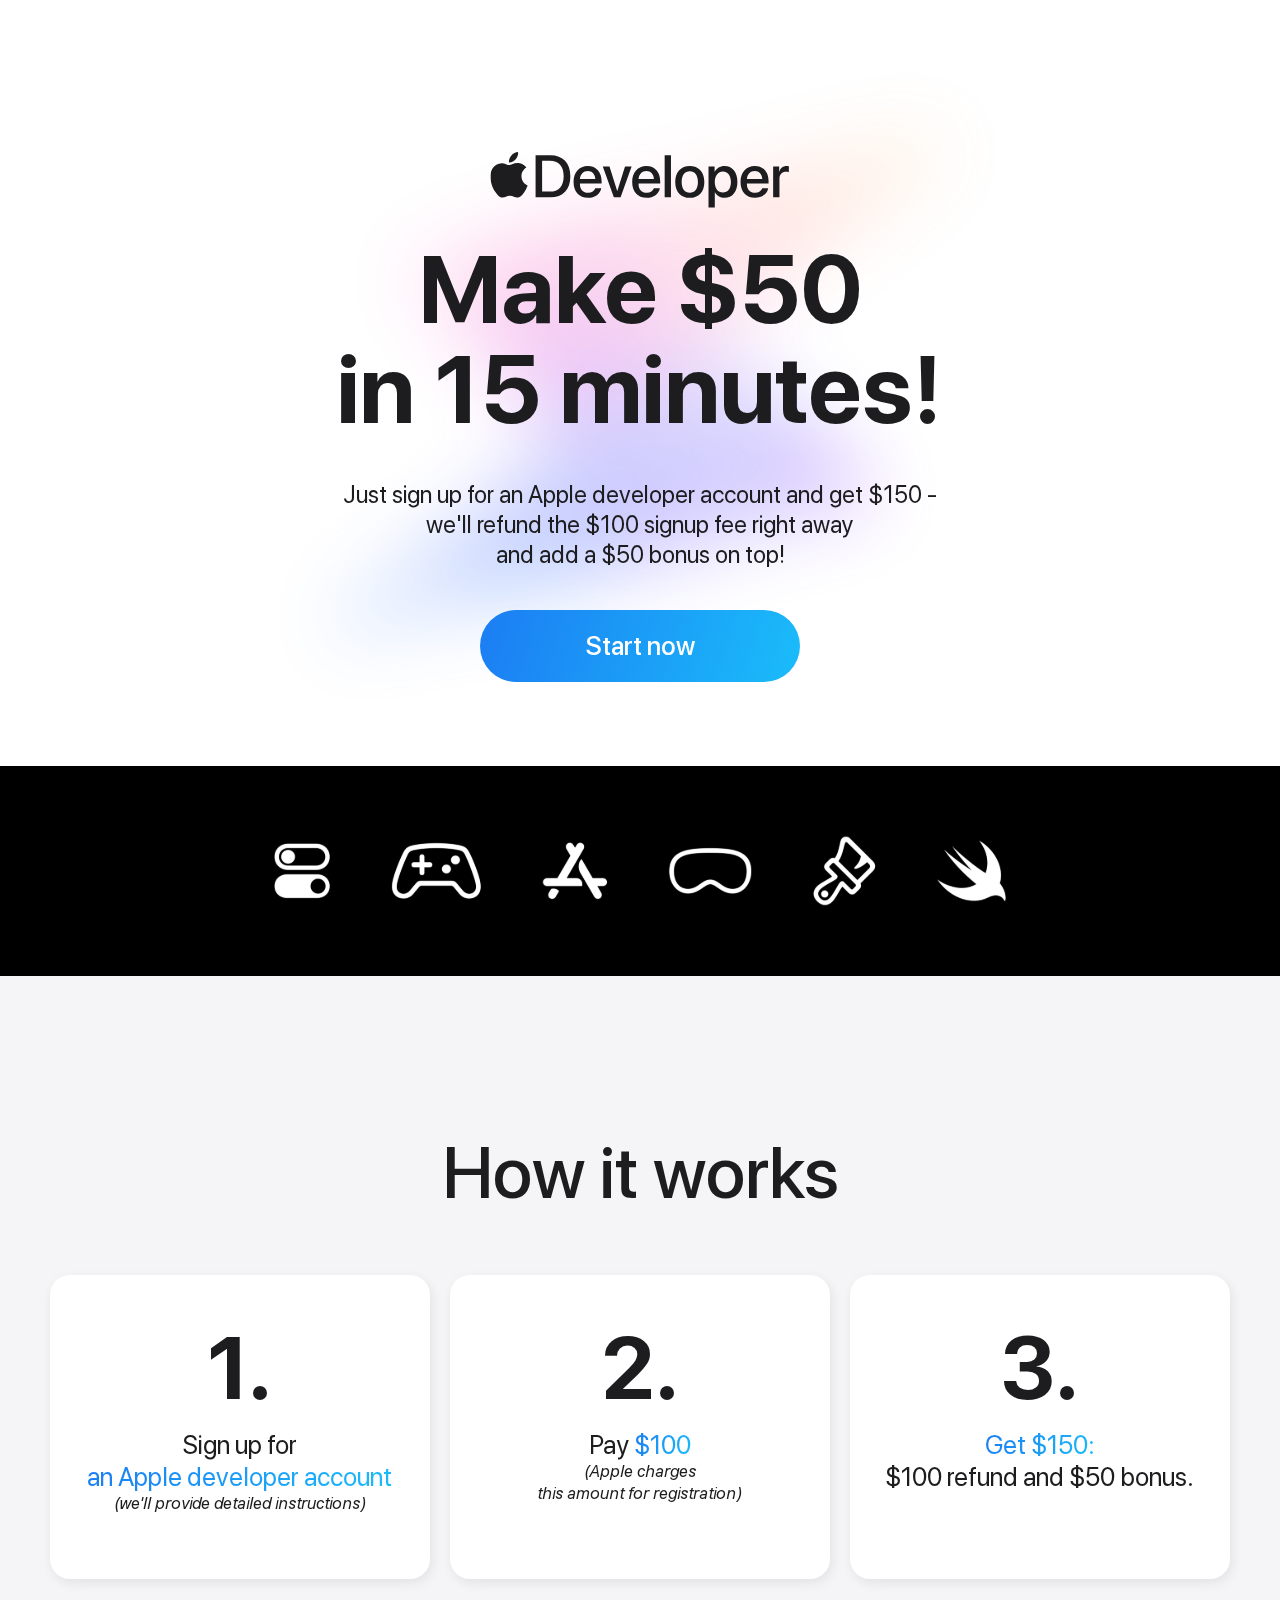
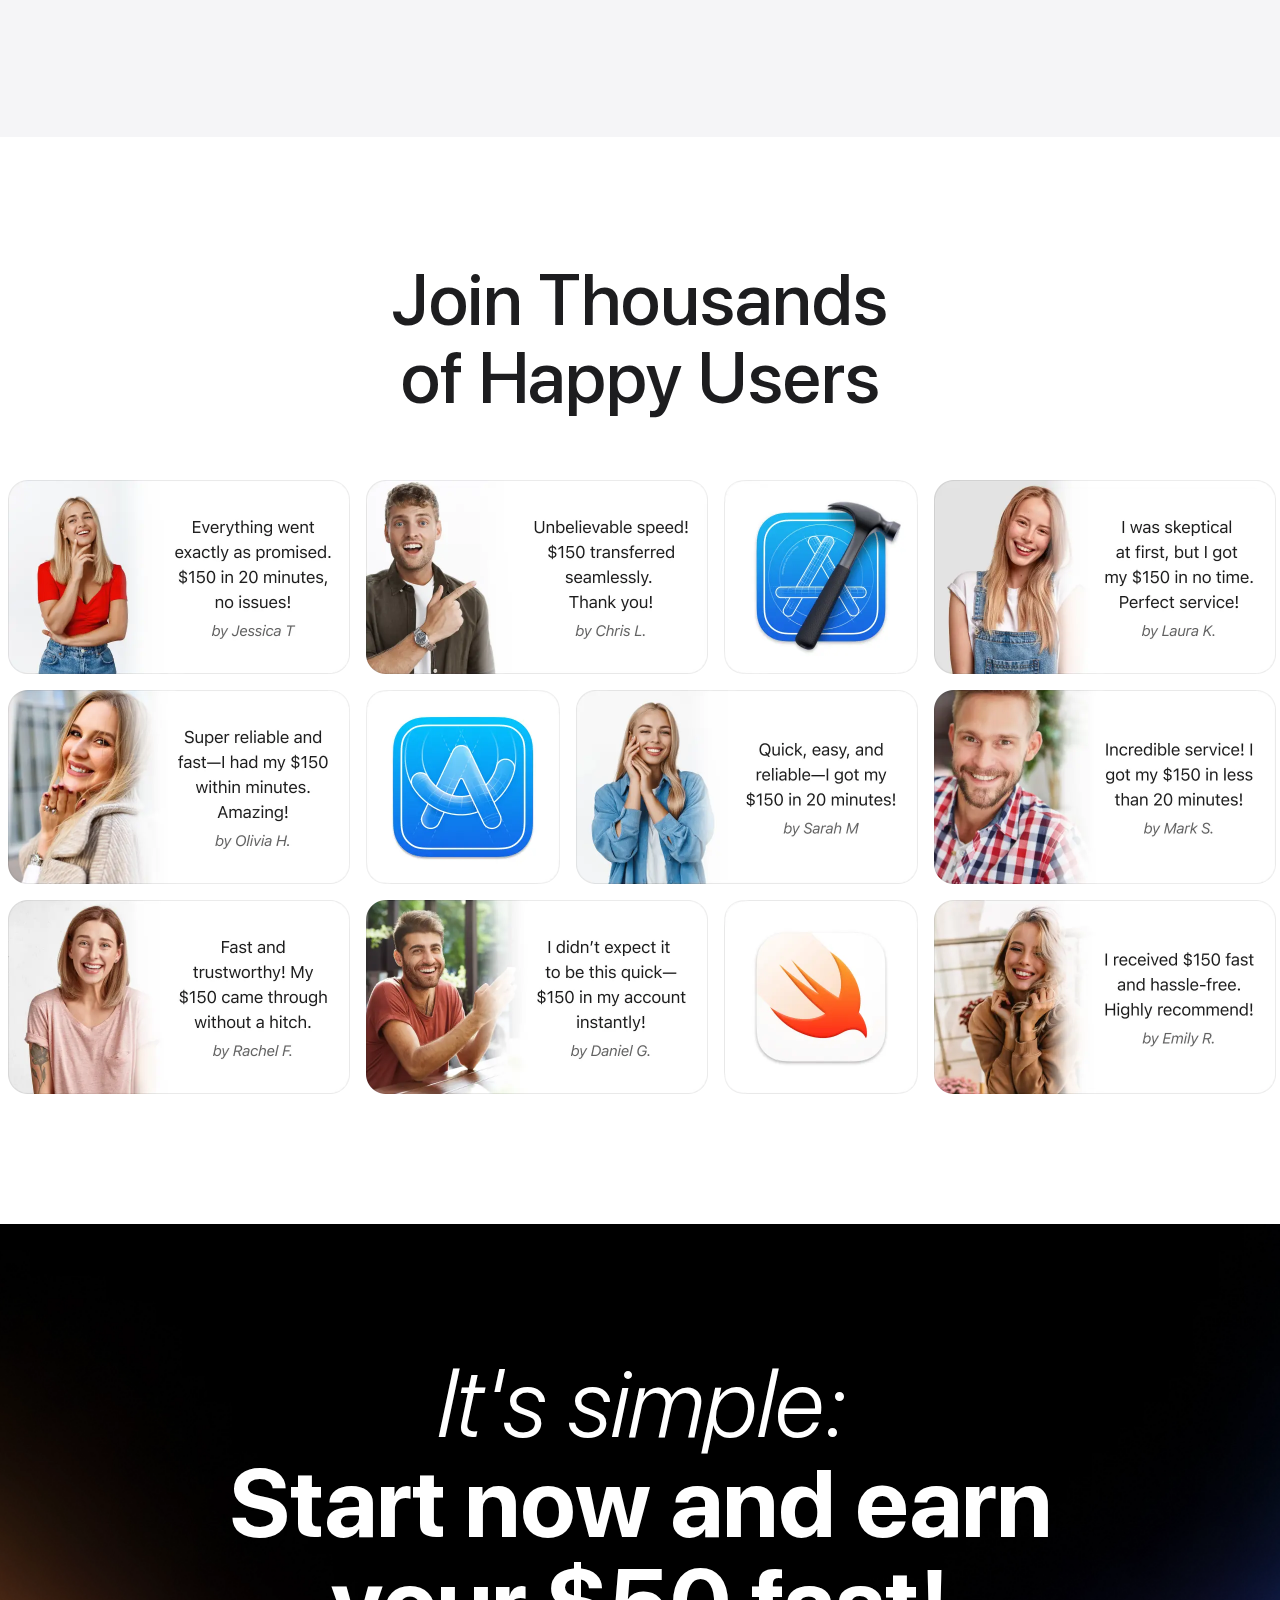
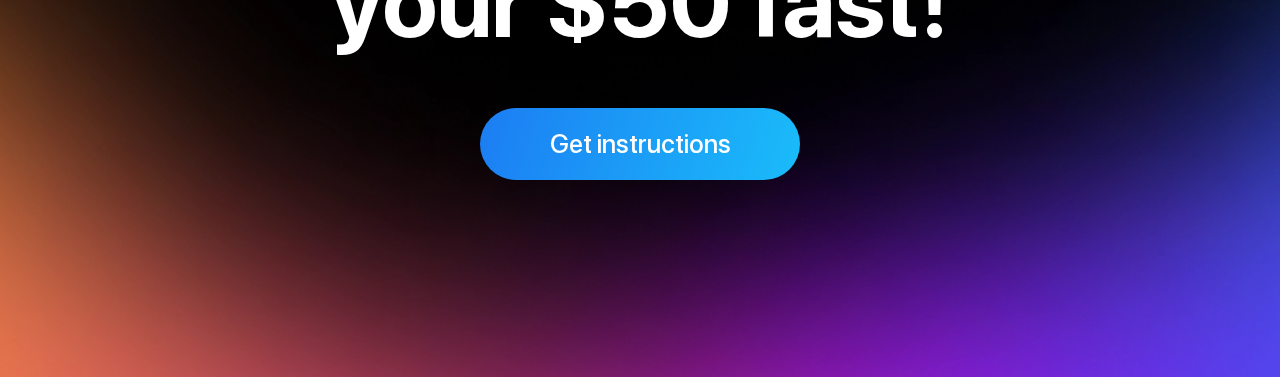
<file: index.html>
<!doctype html>
<html lang="en">
<head>
    <meta charset="UTF-8">
    <meta name="viewport"
          content="width=device-width, user-scalable=no, initial-scale=1.0, maximum-scale=1.0, minimum-scale=1.0">
    <meta http-equiv="X-UA-Compatible" content="ie=edge">
    <title>Apple Developer Accounts</title>
    <link rel="stylesheet" href="font/SFPro/stylesheet.css">
    <link rel="stylesheet" href="css/style.css">
    <link rel="icon" href="img/favicon.svg" type="image/x-icon">
    <script
            src="https://code.jquery.com/jquery-3.7.1.js"
            integrity="sha256-eKhayi8LEQwp4NKxN+CfCh+3qOVUtJn3QNZ0TciWLP4="
            crossorigin="anonymous"></script>
    <script>
        !function(f,b,e,v,n,t,s)
        {if(f.fbq)return;n=f.fbq=function(){n.callMethod?
            n.callMethod.apply(n,arguments):n.queue.push(arguments)};
            if(!f._fbq)f._fbq=n;n.push=n.loaded=!0;n.version='2.0';
            n.queue=[];t=b.createElement(e);t.async=!0;
            n.src=v;s=b.getElementsByTagName(e)[0];
            s.parentNode.insertBefore(t,s)}(window, document,'script',
            'https://connect.facebook.net/en_US/fbevents.js');

        fbq('init', '511465388488445');
        fbq('track', 'PageView');
    </script>
    <noscript>
        <img height="1" width="1" style="display:none"
             src="https://www.facebook.com/tr?id=511465388488445&ev=PageView&noscript=1"/>
    </noscript>

</head>
<body>
<div class="wrapper start-page">
    <div class="main">
        <div class="container">
            <div class="main-content">
                <div class="logo">
                    <svg width="316" height="64" viewBox="0 0 316 64" fill="none" xmlns="http://www.w3.org/2000/svg">
                        <g clip-path="url(#clip0_24_6110)">
                            <path d="M68.4253 7.17578C80.9404 7.17578 88.3498 14.8773 88.3498 28.1507C88.3498 41.4535 80.9686 49.2714 68.4253 49.2714H53.5759V7.17578H68.4253ZM60.1106 43.6125H67.8122C76.7387 43.6125 81.6693 38.1576 81.6693 28.2101C81.6693 18.2913 76.7099 12.807 67.8122 12.807H60.1106V43.6125Z" fill="#1D1D1F"/>
                            <path d="M119.256 40.2572C118.381 45.8585 113.071 49.8551 106.041 49.8551C97.0259 49.8551 91.5715 43.7583 91.5715 34.0723C91.5715 24.4457 97.114 18.0273 105.778 18.0273C114.296 18.0273 119.606 24.0371 119.606 33.3428V35.5018H97.9311V35.881C97.9311 41.2195 101.139 44.7493 106.186 44.7493C109.775 44.7493 112.429 42.9406 113.275 40.2567L119.256 40.2572ZM97.9599 31.0968H113.305C113.159 26.4007 110.183 23.1037 105.778 23.1037C101.373 23.1037 98.2808 26.4583 97.9599 31.0968Z" fill="#1D1D1F"/>
                            <path d="M138.606 49.2717H131.838L120.781 18.582H127.491L135.193 43.1162H135.31L143.011 18.582H149.604L138.606 49.2717Z" fill="#1D1D1F"/>
                            <path d="M177.864 40.2572C176.989 45.8585 171.68 49.8551 164.649 49.8551C155.635 49.8551 150.18 43.7583 150.18 34.0723C150.18 24.4457 155.722 18.0273 164.387 18.0273C172.905 18.0273 178.214 24.0371 178.214 33.3428V35.5018H156.539V35.881C156.539 41.2195 159.748 44.7493 164.795 44.7493C168.383 44.7493 171.038 42.9406 171.884 40.2567L177.864 40.2572ZM156.569 31.0968H171.913C171.767 26.4007 168.792 23.1037 164.387 23.1037C159.982 23.1037 156.89 26.4583 156.569 31.0968Z" fill="#1D1D1F"/>
                            <path d="M182.666 7.17578H188.968V49.272H182.666V7.17578Z" fill="#1D1D1F"/>
                            <path d="M193.238 33.9265C193.238 24.0665 199.043 18.0273 207.795 18.0273C216.547 18.0273 222.352 24.0659 222.352 33.9265C222.352 43.8159 216.576 49.8551 207.795 49.8551C199.013 49.8551 193.238 43.8159 193.238 33.9265ZM215.933 33.9265C215.933 27.1296 212.724 23.2207 207.794 23.2207C202.864 23.2207 199.655 27.1296 199.655 33.9265C199.655 40.7534 202.864 44.6623 207.794 44.6623C212.754 44.6623 215.933 40.7534 215.933 33.9265Z" fill="#1D1D1F"/>
                            <path d="M255.42 33.9263C255.42 43.6405 250.315 49.7961 242.613 49.7961C238.208 49.7961 234.707 47.6376 232.957 44.2242H232.811V59.4233H226.51V18.5815H232.607V23.8618H232.723C234.532 20.332 238.062 18.0859 242.496 18.0859C250.286 18.0859 255.42 24.2121 255.42 33.9263ZM248.944 33.9263C248.944 27.5086 245.823 23.3956 240.834 23.3956C236.021 23.3956 232.783 27.5962 232.783 33.9263C232.783 40.3153 235.991 44.4576 240.834 44.4576C245.823 44.4582 248.944 40.374 248.944 33.9263Z" fill="#1D1D1F"/>
                            <path d="M286.222 40.2572C285.347 45.8585 280.038 49.8551 273.007 49.8551C263.992 49.8551 258.538 43.7583 258.538 34.0723C258.538 24.4457 264.08 18.0273 272.745 18.0273C281.263 18.0273 286.572 24.0371 286.572 33.3428V35.5018H264.897V35.881C264.897 41.2195 268.106 44.7493 273.153 44.7493C276.741 44.7493 279.396 42.9406 280.242 40.2567L286.222 40.2572ZM264.926 31.0968H280.271C280.125 26.4007 277.15 23.1037 272.745 23.1037C268.34 23.1037 265.247 26.4583 264.926 31.0968Z" fill="#1D1D1F"/>
                            <path d="M291.149 18.582H297.159V23.8036H297.305C298.326 20.2156 301.068 18.0859 304.686 18.0859C305.59 18.0859 306.378 18.2317 306.844 18.3193V24.1827C306.349 23.9788 305.24 23.833 304.015 23.833C299.96 23.833 297.451 26.5463 297.451 30.8926V49.2712H291.149V18.582Z" fill="#1D1D1F"/>
                            <path d="M36.0276 15.0245C32.2719 14.7468 29.0855 17.1225 27.308 17.1225C25.5044 17.1225 22.7237 15.0845 19.7753 15.1404C15.9038 15.1968 12.3353 17.3933 10.3388 20.8597C6.31689 27.8399 9.31142 38.1827 13.2284 43.8468C15.1443 46.6143 17.4295 49.7333 20.431 49.6198C23.3201 49.5062 24.4131 47.7511 27.9055 47.7511C31.3955 47.7511 32.3803 49.6198 35.4353 49.5639C38.5451 49.5062 40.5151 46.7387 42.4172 43.9557C44.6182 40.7433 45.5223 37.633 45.5759 37.4682C45.5073 37.4423 39.5142 35.1427 39.4543 28.238C39.4002 22.4656 44.1659 19.6906 44.3826 19.5569C41.6785 15.5731 37.4993 15.1334 36.0276 15.0245Z" fill="#1D1D1F"/>
                            <path d="M33.7101 11.2852C35.305 9.35718 36.3785 6.67265 36.0829 4.00195C33.7873 4.09299 31.0106 5.5312 29.3638 7.45802C27.8893 9.16473 26.594 11.8982 26.9461 14.5142C29.5044 14.7113 32.1163 13.2143 33.7101 11.2852Z" fill="#1D1D1F"/>
                        </g>
                        <defs>
                            <clipPath id="clip0_24_6110">
                                <rect width="299.142" height="56" fill="white" transform="translate(8.42993 4)"/>
                            </clipPath>
                        </defs>
                    </svg>
                </div>
                <div class="main__title">
                    Make $50 <br>
                    in 15 minutes!
                </div>
                <p class="main__subtitle">
                    Just sign up for an Apple developer account and get $150 -<br>
                    we'll refund the $100 signup fee right away <br>
                    and add a $50 bonus on top!
                </p>
                <div class="btn start-question lead-button">Start now</div>
            </div>
        </div>
    </div>
    <section class="icons">
        <div class="container">
            <div class="icons-dec">
                <svg width="808" height="82" viewBox="0 0 808 82" fill="none" xmlns="http://www.w3.org/2000/svg" xmlns:xlink="http://www.w3.org/1999/xlink">
                    <rect width="808" height="82" fill="url(#pattern0_89_566)"/>
                    <defs>
                        <pattern id="pattern0_89_566" patternContentUnits="objectBoundingBox" width="1" height="1">
                            <use xlink:href="#image0_89_566" transform="scale(0.000510204 0.00497512)"/>
                        </pattern>
                        <image id="image0_89_566" width="1960" height="201" xlink:href="[data-uri]"/>
                    </defs>
                </svg>
            </div>
            <div class="icons-mobile">
                <svg width="342" height="132" viewBox="0 0 342 132" fill="none" xmlns="http://www.w3.org/2000/svg" xmlns:xlink="http://www.w3.org/1999/xlink">
                    <rect width="342" height="132" fill="url(#pattern0_33_536)"/>
                    <defs>
                        <pattern id="pattern0_33_536" patternContentUnits="objectBoundingBox" width="1" height="1">
                            <use xlink:href="#image0_33_536" transform="scale(0.000680272 0.00177305)"/>
                        </pattern>
                        <image id="image0_33_536" width="1470" height="564" xlink:href="[data-uri]"/>
                    </defs>
                </svg>

            </div>
        </div>
    </section>
    <section class="how-works">
        <div class="container">
            <div class="title">
                How it works
            </div>
            <div class="work-step">
                <div class="work-step__el">
                    <div class="work-step__el-num">1.</div>
                    <div class="work-step__el-title">
                        Sign up for <br>
                        <span>an Apple developer account</span>
                    </div>
                    <div class="work-step__el-text">(we'll provide detailed instructions)</div>
                </div>
                <div class="work-step__el">
                    <div class="work-step__el-num">2.</div>
                    <div class="work-step__el-title">Pay <span>$100</span></div>
                    <div class="work-step__el-text">
                        (Apple charges <br>
                        this amount for registration)
                    </div>
                </div>
                <div class="work-step__el">
                    <div class="work-step__el-num">3.</div>
                    <div class="work-step__el-title">
                        <span> Get $150:</span> <br>
                        $100 refund and $50 bonus.
                    </div>
                </div>
            </div>
        </div>
    </section>
    <section class="users">
        <div class="container">
            <div class="title">
                Join Thousands <br>
                of Happy Users
            </div>
        </div>
        <div class="users__img">
            <img src="img/users.webp" alt="img" class="lazy">
        </div>
    </section>
    <footer class="footer">
        <div class="container">
            <div class="footer-content">
                <div class="footer__subtitle">
                    It's simple:
                </div>
                <div class="footer__title">
                    Start now and&nbsp;earn <br> your $50&nbsp;fast!
                </div>
                <div class="btn start-question lead-button">Get instructions</div>
            </div>
        </div>
    </footer>
</div>

<div class="question">
    <div class="question-tab">
        <div class="container">
            <div class="tab active" data-tab="1">
                <div class="tab-progress"></div>
                <div class="question__title">
                    Do you have a card
                    for the $100 payment?
                </div>
                <div class="question__btn-list">
                    <div class="question__btn question__btn--black">
                        <img src="img/btn/1.png" alt="smile">
                        Yes
                    </div>
                    <div class="question__btn question__btn--white question__btn--error">
                        <img src="img/btn/2.png" alt="smile">
                        No
                    </div>
                </div>
            </div>
            <div class="tab" data-tab="2">
                <div class="tab-progress"></div>
                <div class="question__title">
                    Are you ready to dedicate
                    15–30 minutes?
                </div>
                <div class="question__btn-list">
                    <div class="question__btn question__btn--black">
                        <img src="img/btn/3.png" alt="smile">
                        Yes
                    </div>
                    <div class="question__btn question__btn--white question__btn--error">
                        <img src="img/btn/4.png" alt="smile">
                        No
                    </div>
                </div>
            </div>
            <div class="tab" data-tab="3">
                <div class="tab-progress"></div>
                <div class="question__title">
                    Do you agree to the terms
                    (register an account and receive
                    a reward)?
                </div>
                <div class="question__btn-list">
                    <div class="question__btn question__btn--black">
                        <img src="img/btn/5.png" alt="smile">
                        Yes
                    </div>
                    <div class="question__btn question__btn--white question__btn--error">
                        <img src="img/btn/6.png" alt="smile">
                        No
                    </div>
                </div>
            </div>
            <div class="tab-last">
                <div class="tab-last-content active">
                    <div class="tab-last__title">
                        Unfortunately, <br>
                        You Can’t Proceed
                    </div>
                    <div class="tab-last__description">
                        Based on your answers, you’re not eligible <br>
                        for this opportunity at the moment.
                    </div>
                    <div class="question__btn question__btn--black restart-question">
                        Try Again
                    </div>
                </div>
            </div>


        </div>
        <div class="question__img-list">
            <div class="question__img active" data-tab="1">
                <img src="img/tab/1.png" alt="img" class="lazy">
            </div>
            <div class="question__img" data-tab="2" class="lazy">
                <img src="img/tab/2.png" alt="img">
            </div>
            <div class="question__img" data-tab="3" class="lazy">
                <img src="img/tab/3.png" alt="img">
            </div>
        </div>
    </div>
</div>

<div class="wrapper wrapper--last-page hide">
    <div class="main last-page">
        <div class="container">
            <div class="main-content">
                <div class="logo">
                    <svg width="316" height="64" viewBox="0 0 316 64" fill="none" xmlns="http://www.w3.org/2000/svg">
                        <g clip-path="url(#clip0_24_6110)">
                            <path d="M68.4253 7.17578C80.9404 7.17578 88.3498 14.8773 88.3498 28.1507C88.3498 41.4535 80.9686 49.2714 68.4253 49.2714H53.5759V7.17578H68.4253ZM60.1106 43.6125H67.8122C76.7387 43.6125 81.6693 38.1576 81.6693 28.2101C81.6693 18.2913 76.7099 12.807 67.8122 12.807H60.1106V43.6125Z" fill="#1D1D1F"/>
                            <path d="M119.256 40.2572C118.381 45.8585 113.071 49.8551 106.041 49.8551C97.0259 49.8551 91.5715 43.7583 91.5715 34.0723C91.5715 24.4457 97.114 18.0273 105.778 18.0273C114.296 18.0273 119.606 24.0371 119.606 33.3428V35.5018H97.9311V35.881C97.9311 41.2195 101.139 44.7493 106.186 44.7493C109.775 44.7493 112.429 42.9406 113.275 40.2567L119.256 40.2572ZM97.9599 31.0968H113.305C113.159 26.4007 110.183 23.1037 105.778 23.1037C101.373 23.1037 98.2808 26.4583 97.9599 31.0968Z" fill="#1D1D1F"/>
                            <path d="M138.606 49.2717H131.838L120.781 18.582H127.491L135.193 43.1162H135.31L143.011 18.582H149.604L138.606 49.2717Z" fill="#1D1D1F"/>
                            <path d="M177.864 40.2572C176.989 45.8585 171.68 49.8551 164.649 49.8551C155.635 49.8551 150.18 43.7583 150.18 34.0723C150.18 24.4457 155.722 18.0273 164.387 18.0273C172.905 18.0273 178.214 24.0371 178.214 33.3428V35.5018H156.539V35.881C156.539 41.2195 159.748 44.7493 164.795 44.7493C168.383 44.7493 171.038 42.9406 171.884 40.2567L177.864 40.2572ZM156.569 31.0968H171.913C171.767 26.4007 168.792 23.1037 164.387 23.1037C159.982 23.1037 156.89 26.4583 156.569 31.0968Z" fill="#1D1D1F"/>
                            <path d="M182.666 7.17578H188.968V49.272H182.666V7.17578Z" fill="#1D1D1F"/>
                            <path d="M193.238 33.9265C193.238 24.0665 199.043 18.0273 207.795 18.0273C216.547 18.0273 222.352 24.0659 222.352 33.9265C222.352 43.8159 216.576 49.8551 207.795 49.8551C199.013 49.8551 193.238 43.8159 193.238 33.9265ZM215.933 33.9265C215.933 27.1296 212.724 23.2207 207.794 23.2207C202.864 23.2207 199.655 27.1296 199.655 33.9265C199.655 40.7534 202.864 44.6623 207.794 44.6623C212.754 44.6623 215.933 40.7534 215.933 33.9265Z" fill="#1D1D1F"/>
                            <path d="M255.42 33.9263C255.42 43.6405 250.315 49.7961 242.613 49.7961C238.208 49.7961 234.707 47.6376 232.957 44.2242H232.811V59.4233H226.51V18.5815H232.607V23.8618H232.723C234.532 20.332 238.062 18.0859 242.496 18.0859C250.286 18.0859 255.42 24.2121 255.42 33.9263ZM248.944 33.9263C248.944 27.5086 245.823 23.3956 240.834 23.3956C236.021 23.3956 232.783 27.5962 232.783 33.9263C232.783 40.3153 235.991 44.4576 240.834 44.4576C245.823 44.4582 248.944 40.374 248.944 33.9263Z" fill="#1D1D1F"/>
                            <path d="M286.222 40.2572C285.347 45.8585 280.038 49.8551 273.007 49.8551C263.992 49.8551 258.538 43.7583 258.538 34.0723C258.538 24.4457 264.08 18.0273 272.745 18.0273C281.263 18.0273 286.572 24.0371 286.572 33.3428V35.5018H264.897V35.881C264.897 41.2195 268.106 44.7493 273.153 44.7493C276.741 44.7493 279.396 42.9406 280.242 40.2567L286.222 40.2572ZM264.926 31.0968H280.271C280.125 26.4007 277.15 23.1037 272.745 23.1037C268.34 23.1037 265.247 26.4583 264.926 31.0968Z" fill="#1D1D1F"/>
                            <path d="M291.149 18.582H297.159V23.8036H297.305C298.326 20.2156 301.068 18.0859 304.686 18.0859C305.59 18.0859 306.378 18.2317 306.844 18.3193V24.1827C306.349 23.9788 305.24 23.833 304.015 23.833C299.96 23.833 297.451 26.5463 297.451 30.8926V49.2712H291.149V18.582Z" fill="#1D1D1F"/>
                            <path d="M36.0276 15.0245C32.2719 14.7468 29.0855 17.1225 27.308 17.1225C25.5044 17.1225 22.7237 15.0845 19.7753 15.1404C15.9038 15.1968 12.3353 17.3933 10.3388 20.8597C6.31689 27.8399 9.31142 38.1827 13.2284 43.8468C15.1443 46.6143 17.4295 49.7333 20.431 49.6198C23.3201 49.5062 24.4131 47.7511 27.9055 47.7511C31.3955 47.7511 32.3803 49.6198 35.4353 49.5639C38.5451 49.5062 40.5151 46.7387 42.4172 43.9557C44.6182 40.7433 45.5223 37.633 45.5759 37.4682C45.5073 37.4423 39.5142 35.1427 39.4543 28.238C39.4002 22.4656 44.1659 19.6906 44.3826 19.5569C41.6785 15.5731 37.4993 15.1334 36.0276 15.0245Z" fill="#1D1D1F"/>
                            <path d="M33.7101 11.2852C35.305 9.35718 36.3785 6.67265 36.0829 4.00195C33.7873 4.09299 31.0106 5.5312 29.3638 7.45802C27.8893 9.16473 26.594 11.8982 26.9461 14.5142C29.5044 14.7113 32.1163 13.2143 33.7101 11.2852Z" fill="#1D1D1F"/>
                        </g>
                        <defs>
                            <clipPath id="clip0_24_6110">
                                <rect width="299.142" height="56" fill="white" transform="translate(8.42993 4)"/>
                            </clipPath>
                        </defs>
                    </svg>
                </div>
                <div class="main-step">
                    Step-by-Step Guide:
                </div>
                <div class="main__title">
                    Creating & Activating <br>
                    Your Apple Developer Account
                </div>
                <p class="main__subtitle">
                    Follow this step-by-step guide to create an Apple ID,
                    enroll in the Apple Developer Program, and complete the payment process smoothly. 🚀
                </p>
                <div class="main-btn">
                    <a href="How%20To%20Create%20Apple%20Developer%20Account.pdf" class="btn download-pdf" download>Download the PDF instruction</a>
                    <a href="#instruction" class="btn btn-white">Continue on the website</a>
                </div>
            </div>
        </div>
    </div>
    <section class="icons">
        <div class="container">
            <div class="icons-dec">
                <svg width="808" height="82" viewBox="0 0 808 82" fill="none" xmlns="http://www.w3.org/2000/svg" xmlns:xlink="http://www.w3.org/1999/xlink">
                    <rect width="808" height="82" fill="url(#pattern0_89_566)"/>
                    <defs>
                        <pattern id="pattern0_89_566" patternContentUnits="objectBoundingBox" width="1" height="1">
                            <use xlink:href="#image0_89_566" transform="scale(0.000510204 0.00497512)"/>
                        </pattern>
                        <image id="image0_89_566" width="1960" height="201" xlink:href="[data-uri]"/>
                    </defs>
                </svg>
            </div>
            <div class="icons-mobile">
                <svg width="342" height="132" viewBox="0 0 342 132" fill="none" xmlns="http://www.w3.org/2000/svg" xmlns:xlink="http://www.w3.org/1999/xlink">
                    <rect width="342" height="132" fill="url(#pattern0_33_536)"/>
                    <defs>
                        <pattern id="pattern0_33_536" patternContentUnits="objectBoundingBox" width="1" height="1">
                            <use xlink:href="#image0_33_536" transform="scale(0.000680272 0.00177305)"/>
                        </pattern>
                        <image id="image0_33_536" width="1470" height="564" xlink:href="[data-uri]"/>
                    </defs>
                </svg>

            </div>
        </div>
    </section>
    <section class="instruction" id="instruction">
        <div class="instruction-container">
            <div class="instruction-list">
                <div class="instruction-list-row">
                    <div class="instruction-el instruction-el--text">
                        <div class="instruction-el__title">
                            Creating an <span>Apple ID</span>
                        </div>
                        <div class="instruction-el__subtitle">
                            If you already have an Apple ID, you can skip this step.
                        </div>
                        <ol class="numbered-list">
                            <li>Go to <a href="https://account.apple.com" target="_blank">account.apple.com.</a></li>
                            <li>Click "Create Your Apple ID".</li>
                            <li>Fill in the required details:
                                <ul class="sub-list">
                                    <li>First and last name</li>
                                    <li>Date of birth</li>
                                    <li>Email and secure password</li>
                                    <li>Set the password as <strong>123123Ax</strong> </li>
                                    <li>Phone number</li>
                                </ul>
                            </li>
                            <li> Verify your email:
                                <ul class="sub-list">
                                    <li>Check your inbox for a verification code from Apple</li>
                                    <li>Enter the code to confirm your email</li>
                                </ul>
                            </li>
                            <li> Verify your phone number:
                                <ul class="sub-list">
                                    <li>Apple will send a code via SMS</li>
                                    <li>Enter the code to complete your Apple ID setup</li>
                                </ul>
                            </li>
                        </ol>
                    </div>
                    <div class="instruction-el instruction-el--img">
                        <img src="img/instruction/1.png" alt="img" class="lazy">
                    </div>
                </div>
                <div class="instruction-list-row">
                    <div class="instruction-el instruction-el--img">
                        <img src="img/instruction/2.png" alt="img" class="lazy">
                    </div>
                    <div class="instruction-el instruction-el--text">
                        <div class="instruction-el__title">
                            Registering for <br>
                            <span>an Apple Developer Account</span>
                        </div>
                        <ol class="numbered-list">
                            <li>Go to <a href="https://developer.apple.com" target="_blank">developer.apple.com</a></li>
                            <li>Click "Account" in the top right corner.</li>
                            <li>Log in using your newly created Apple ID.</li>
                            <li>Accept the agreements by checking the boxes and clicking Submit.</li>
                            <li>Click "Enroll Today"</li>
                            <li>Select "Continue Enrollment on the Web".</li>
                            <li>Fill in the required details and click Continue.</li>
                            <li>Accept the agreement by checking the box and clicking Continue.</li>
                            <li>Click "Purchase" to proceed to checkout.</li>
                        </ol>
                    </div>
                </div>
                <div class="instruction-list-row">
                    <div class="instruction-el instruction-el--text">
                        <div class="instruction-el__title">
                            Paying for <span>the Developer <br> Account</span>
                        </div>
                        <ol class="numbered-list">
                            <li>Enter your card details 💳.</li>
                            <li>Complete the payment.</li>
                            <li>Check your email for an order confirmation 📩.</li>
                            <li>Wait for a follow-up email from Apple confirming your account activation.</li>
                        </ol>
                    </div>
                    <div class="instruction-el instruction-el--img">
                        <img src="img/instruction/3.png" alt="img" class="lazy">
                    </div>
                </div>
            </div>
        </div>
    </section>
    <footer class="footer">
        <div class="container">
            <div class="footer-content">
                <div class="footer__subtitle">
                    Final Step:
                </div>
                <div class="footer__title">

                    Get $150 after <br> completing the setup!
                </div>
                <a href="https://wa.me/message/ZJN5EYFL5HXZL1" class="btn btn--green whatsapp-link">
                    Finish on WhatsApp
                    <svg width="57" height="56" viewBox="0 0 57 56" fill="none" xmlns="http://www.w3.org/2000/svg">
                        <path fill-rule="evenodd" clip-rule="evenodd" d="M42.0142 14.4008C40.2544 12.6281 38.1601 11.2228 35.8527 10.2663C33.5453 9.30986 31.0709 8.82137 28.5731 8.82919C18.1092 8.82919 9.5834 17.3506 9.5834 27.8265C9.58042 31.1598 10.4556 34.435 12.1209 37.3225L9.4248 47.1662L19.4961 44.5226C22.2811 46.0408 25.4022 46.8369 28.5742 46.8381H28.5818C39.0523 46.8381 47.5792 38.3167 47.5792 27.8408C47.5849 25.3443 47.0957 22.8714 46.1399 20.5651C45.1842 18.2587 43.7808 16.1647 42.0109 14.404L42.0142 14.4008ZM28.5786 43.64C25.7491 43.6405 22.9715 42.8796 20.5373 41.4372L19.9587 41.0926L13.9825 42.6556L15.5782 36.8292L15.2042 36.2309C13.6176 33.7166 12.7788 30.8029 12.7859 27.8298C12.7859 19.1192 19.8701 12.0306 28.5873 12.0306C30.6616 12.0309 32.7155 12.44 34.6317 13.2344C36.5478 14.0289 38.2886 15.1932 39.7545 16.6607C41.2205 18.1283 42.3828 19.8704 43.1752 21.7874C43.9675 23.7044 44.3743 25.7588 44.3723 27.8331C44.3647 36.547 37.2815 43.6334 28.5775 43.6334L28.5786 43.64ZM37.2356 31.8056C36.7631 31.565 34.4268 30.4198 33.9926 30.2612C33.5584 30.1026 33.2434 30.0217 32.9207 30.5019C32.5981 30.982 31.6936 32.0451 31.4157 32.3612C31.1379 32.6773 30.8623 32.7211 30.3909 32.4804C29.9195 32.2398 28.3839 31.74 26.5715 30.1223C25.1628 28.8645 24.2079 27.307 23.9301 26.8411C23.6523 26.3751 23.8984 26.1072 24.1401 25.8753C24.3589 25.6642 24.6126 25.3218 24.8521 25.044C25.0917 24.7662 25.1671 24.5715 25.3246 24.25C25.4821 23.9284 25.4056 23.6572 25.2864 23.4187C25.1671 23.1803 24.2145 20.8429 23.8273 19.8914C23.4456 18.9606 23.0486 19.0908 22.7565 19.0744C22.4645 19.0579 22.1637 19.0601 21.8498 19.0601C21.6095 19.0666 21.3732 19.1224 21.1555 19.2242C20.9377 19.326 20.7433 19.4716 20.5843 19.6518C20.1468 20.1243 18.9218 21.2772 18.9218 23.6134C18.9218 25.9497 20.6215 28.2072 20.86 28.5254C21.0984 28.8437 24.2079 33.6398 28.969 35.6939C30.1 36.1795 30.9837 36.4715 31.6728 36.6979C32.6411 36.9897 33.6638 37.0537 34.6609 36.885C35.5742 36.7504 37.4697 35.7376 37.8667 34.6297C38.2637 33.5217 38.2637 32.5701 38.1456 32.3744C38.0275 32.1786 37.7179 32.0462 37.2389 31.8034L37.2356 31.8056Z" fill="white"/>
                    </svg>
                </a>
            </div>
        </div>
    </footer>
</div>

<script src="js/main.js"></script>
</body>
</html>
</file>
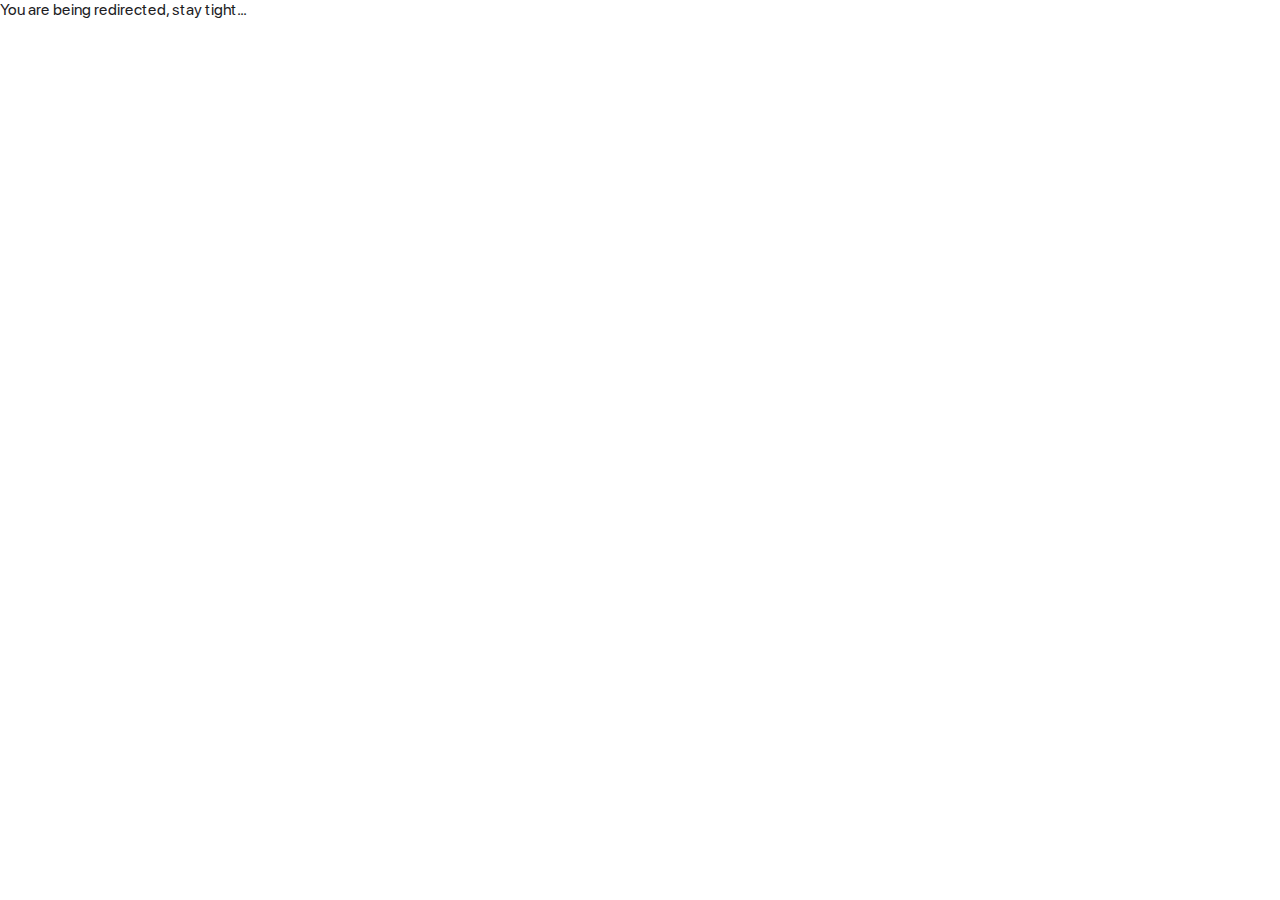
<file: end.html>
<!doctype html>
<html lang="en">
<head>
    <meta charset="UTF-8">
    <meta name="viewport"
          content="width=device-width, user-scalable=no, initial-scale=1.0, maximum-scale=1.0, minimum-scale=1.0">
    <meta http-equiv="X-UA-Compatible" content="ie=edge">
    <title>Apple Developer Accounts</title>
    <link rel="stylesheet" href="font/SFPro/stylesheet.css">
    <link rel="stylesheet" href="css/style.css">
    <link rel="icon" href="img/favicon.svg" type="image/x-icon">
    <script
            src="https://code.jquery.com/jquery-3.7.1.js"
            integrity="sha256-eKhayi8LEQwp4NKxN+CfCh+3qOVUtJn3QNZ0TciWLP4="
            crossorigin="anonymous"></script>
    <script>
        !function(f,b,e,v,n,t,s)
        {if(f.fbq)return;n=f.fbq=function(){n.callMethod?
            n.callMethod.apply(n,arguments):n.queue.push(arguments)};
            if(!f._fbq)f._fbq=n;n.push=n.loaded=!0;n.version='2.0';
            n.queue=[];t=b.createElement(e);t.async=!0;
            n.src=v;s=b.getElementsByTagName(e)[0];
            s.parentNode.insertBefore(t,s)}(window, document,'script',
            'https://connect.facebook.net/en_US/fbevents.js');

        fbq('init', '511465388488445');
        fbq('track', 'AddToCart');

        setTimeout(function() {
            window.close();
        }, 3000);
    </script>
    <noscript>
        <img height="1" width="1" style="display:none"
             src="https://www.facebook.com/tr?id=511465388488445&ev=PageView&noscript=1"/>
    </noscript>

</head>
<body>
<p>You are being redirected, stay tight...</p>
</body>
</html>
</file>
<file: font/SFPro/stylesheet.css>
@font-face {
    font-family: 'SF Pro Display';
    src: url('SFProDisplay-Medium.eot');
    src: local('SF Pro Display Medium'), local('SFProDisplay-Medium'),
        url('SFProDisplay-Medium.eot?#iefix') format('embedded-opentype'),
        url('SFProDisplay-Medium.woff2') format('woff2'),
        url('SFProDisplay-Medium.woff') format('woff'),
        url('SFProDisplay-Medium.ttf') format('truetype');
    font-weight: 500;
    font-style: normal;
}

@font-face {
    font-family: 'SF Pro Display';
    src: url('SFProDisplay-Heavy.eot');
    src: local('SF Pro Display Heavy'), local('SFProDisplay-Heavy'),
        url('SFProDisplay-Heavy.eot?#iefix') format('embedded-opentype'),
        url('SFProDisplay-Heavy.woff2') format('woff2'),
        url('SFProDisplay-Heavy.woff') format('woff'),
        url('SFProDisplay-Heavy.ttf') format('truetype');
    font-weight: 900;
    font-style: normal;
}

@font-face {
    font-family: 'SF Pro Display';
    src: url('SFProDisplay-UltralightItalic.eot');
    src: local('SF Pro Display UltralightItalic'), local('SFProDisplay-UltralightItalic'),
        url('SFProDisplay-UltralightItalic.eot?#iefix') format('embedded-opentype'),
        url('SFProDisplay-UltralightItalic.woff2') format('woff2'),
        url('SFProDisplay-UltralightItalic.woff') format('woff'),
        url('SFProDisplay-UltralightItalic.ttf') format('truetype');
    font-weight: 200;
    font-style: italic;
}

@font-face {
    font-family: 'SF Pro Display';
    src: url('SFProDisplay-RegularItalic.eot');
    src: local('SF Pro Display Regular Italic'), local('SFProDisplay-RegularItalic'),
        url('SFProDisplay-RegularItalic.eot?#iefix') format('embedded-opentype'),
        url('SFProDisplay-RegularItalic.woff2') format('woff2'),
        url('SFProDisplay-RegularItalic.woff') format('woff'),
        url('SFProDisplay-RegularItalic.ttf') format('truetype');
    font-weight: normal;
    font-style: italic;
}

@font-face {
    font-family: 'SF Pro Display';
    src: url('SFProDisplay-Thin.eot');
    src: local('SF Pro Display Thin'), local('SFProDisplay-Thin'),
        url('SFProDisplay-Thin.eot?#iefix') format('embedded-opentype'),
        url('SFProDisplay-Thin.woff2') format('woff2'),
        url('SFProDisplay-Thin.woff') format('woff'),
        url('SFProDisplay-Thin.ttf') format('truetype');
    font-weight: 100;
    font-style: normal;
}

@font-face {
    font-family: 'SF Pro Display';
    src: url('SFProDisplay-Light.eot');
    src: local('SF Pro Display Light'), local('SFProDisplay-Light'),
        url('SFProDisplay-Light.eot?#iefix') format('embedded-opentype'),
        url('SFProDisplay-Light.woff2') format('woff2'),
        url('SFProDisplay-Light.woff') format('woff'),
        url('SFProDisplay-Light.ttf') format('truetype');
    font-weight: 200;
    font-style: normal;
}

@font-face {
    font-family: 'SF Pro Display';
    src: url('SFProDisplay-BlackItalic.eot');
    src: local('SF Pro Display Black Italic'), local('SFProDisplay-BlackItalic'),
        url('SFProDisplay-BlackItalic.eot?#iefix') format('embedded-opentype'),
        url('SFProDisplay-BlackItalic.woff2') format('woff2'),
        url('SFProDisplay-BlackItalic.woff') format('woff'),
        url('SFProDisplay-BlackItalic.ttf') format('truetype');
    font-weight: 900;
    font-style: italic;
}

@font-face {
    font-family: 'SF Pro Display';
    src: url('SFProDisplay-Bold.eot');
    src: local('SF Pro Display Bold'), local('SFProDisplay-Bold'),
        url('SFProDisplay-Bold.eot?#iefix') format('embedded-opentype'),
        url('SFProDisplay-Bold.woff2') format('woff2'),
        url('SFProDisplay-Bold.woff') format('woff'),
        url('SFProDisplay-Bold.ttf') format('truetype');
    font-weight: bold;
    font-style: normal;
}

@font-face {
    font-family: 'SF Pro Display';
    src: url('SFProDisplay-Black.eot');
    src: local('SF Pro Display Black'), local('SFProDisplay-Black'),
        url('SFProDisplay-Black.eot?#iefix') format('embedded-opentype'),
        url('SFProDisplay-Black.woff2') format('woff2'),
        url('SFProDisplay-Black.woff') format('woff'),
        url('SFProDisplay-Black.ttf') format('truetype');
    font-weight: 900;
    font-style: normal;
}

@font-face {
    font-family: 'SF Pro Display';
    src: url('SFProDisplay-SemiboldItalic.eot');
    src: local('SF Pro Display SemiboldItalic'), local('SFProDisplay-SemiboldItalic'),
        url('SFProDisplay-SemiboldItalic.eot?#iefix') format('embedded-opentype'),
        url('SFProDisplay-SemiboldItalic.woff2') format('woff2'),
        url('SFProDisplay-SemiboldItalic.woff') format('woff'),
        url('SFProDisplay-SemiboldItalic.ttf') format('truetype');
    font-weight: 600;
    font-style: italic;
}

@font-face {
    font-family: 'SF Pro Display';
    src: url('SFProDisplay-Ultralight.eot');
    src: local('SF Pro Display Ultralight'), local('SFProDisplay-Ultralight'),
        url('SFProDisplay-Ultralight.eot?#iefix') format('embedded-opentype'),
        url('SFProDisplay-Ultralight.woff2') format('woff2'),
        url('SFProDisplay-Ultralight.woff') format('woff'),
        url('SFProDisplay-Ultralight.ttf') format('truetype');
    font-weight: 200;
    font-style: normal;
}

@font-face {
    font-family: 'SF Pro Display';
    src: url('SFProDisplay-LightItalic.eot');
    src: local('SF Pro Display LightItalic'), local('SFProDisplay-LightItalic'),
        url('SFProDisplay-LightItalic.eot?#iefix') format('embedded-opentype'),
        url('SFProDisplay-LightItalic.woff2') format('woff2'),
        url('SFProDisplay-LightItalic.woff') format('woff'),
        url('SFProDisplay-LightItalic.ttf') format('truetype');
    font-weight: 200;
    font-style: italic;
}

@font-face {
    font-family: 'SF Pro Display';
    src: url('SFProDisplay-ThinItalic.eot');
    src: local('SF Pro Display ThinItalic'), local('SFProDisplay-ThinItalic'),
        url('SFProDisplay-ThinItalic.eot?#iefix') format('embedded-opentype'),
        url('SFProDisplay-ThinItalic.woff2') format('woff2'),
        url('SFProDisplay-ThinItalic.woff') format('woff'),
        url('SFProDisplay-ThinItalic.ttf') format('truetype');
    font-weight: 100;
    font-style: italic;
}

@font-face {
    font-family: 'SF Pro Display';
    src: url('SFProDisplay-MediumItalic.eot');
    src: local('SF Pro Display MediumItalic'), local('SFProDisplay-MediumItalic'),
        url('SFProDisplay-MediumItalic.eot?#iefix') format('embedded-opentype'),
        url('SFProDisplay-MediumItalic.woff2') format('woff2'),
        url('SFProDisplay-MediumItalic.woff') format('woff'),
        url('SFProDisplay-MediumItalic.ttf') format('truetype');
    font-weight: 500;
    font-style: italic;
}

@font-face {
    font-family: 'SF Pro Display';
    src: url('SFProDisplay-Semibold.eot');
    src: local('SF Pro Display Semibold'), local('SFProDisplay-Semibold'),
        url('SFProDisplay-Semibold.eot?#iefix') format('embedded-opentype'),
        url('SFProDisplay-Semibold.woff2') format('woff2'),
        url('SFProDisplay-Semibold.woff') format('woff'),
        url('SFProDisplay-Semibold.ttf') format('truetype');
    font-weight: 600;
    font-style: normal;
}

@font-face {
    font-family: 'SF Pro Display';
    src: url('SFProDisplay-HeavyItalic.eot');
    src: local('SF Pro Display HeavyItalic'), local('SFProDisplay-HeavyItalic'),
        url('SFProDisplay-HeavyItalic.eot?#iefix') format('embedded-opentype'),
        url('SFProDisplay-HeavyItalic.woff2') format('woff2'),
        url('SFProDisplay-HeavyItalic.woff') format('woff'),
        url('SFProDisplay-HeavyItalic.ttf') format('truetype');
    font-weight: 900;
    font-style: italic;
}

@font-face {
    font-family: 'SF Pro Display';
    src: url('SFProDisplay-Regular.eot');
    src: local('SF Pro Display Regular'), local('SFProDisplay-Regular'),
        url('SFProDisplay-Regular.eot?#iefix') format('embedded-opentype'),
        url('SFProDisplay-Regular.woff2') format('woff2'),
        url('SFProDisplay-Regular.woff') format('woff'),
        url('SFProDisplay-Regular.ttf') format('truetype');
    font-weight: normal;
    font-style: normal;
}

@font-face {
    font-family: 'SF Pro Display';
    src: url('SFProDisplay-BoldItalic.eot');
    src: local('SF Pro Display BoldItalic'), local('SFProDisplay-BoldItalic'),
        url('SFProDisplay-BoldItalic.eot?#iefix') format('embedded-opentype'),
        url('SFProDisplay-BoldItalic.woff2') format('woff2'),
        url('SFProDisplay-BoldItalic.woff') format('woff'),
        url('SFProDisplay-BoldItalic.ttf') format('truetype');
    font-weight: bold;
    font-style: italic;
}
</file>
<file: css/style.css>
* {
  padding: 0;
  margin: 0;
  box-sizing: border-box;
  border: none;
  outline: none;
  list-style-type: none;
  text-decoration: none;
  font-family: SF Pro Display, sans-serif;
  color: #1d1d1f;
  -webkit-tap-highlight-color: rgba(0, 0, 0, 0);
}

html {
  scroll-behavior: smooth;
}

body {
  transition: .3s;
}

body.hidden {
  overflow: hidden;
}

input[type="checkbox"] {
  display: none;
}

textarea {
  resize: none;
}

.d-none {
  display: none;
}

.wrapper {
  overflow: hidden;
}

.container {
  max-width: 1196px;
  padding: 0 8px;
  margin: 0 auto;
}

.main {
  padding: 148px 0 84px;
  background: url("../img/main-bg.svg") no-repeat center center;
}

.main-content {
  display: flex;
  flex-direction: column;
  align-items: center;
}

.logo {
  margin-bottom: 24px;
}

.main__title {
  font-weight: 700;
  font-size: 96px;
  line-height: 104%;
  text-align: center;
  margin-bottom: 40px;
}

.main__subtitle {
  font-size: 24px;
  line-height: 125%;
  text-align: center;
  margin-bottom: 40px;
}

.btn {
  min-width: 320px;
  border-radius: 40px;
  padding: 20px 40px;
  background: linear-gradient(107deg, #1c7df3 0%, #1abcfa 100%);
  font-weight: 500;
  font-size: 26px;
  line-height: 123%;
  letter-spacing: 0;
  text-align: center;
  color: #fff;
  cursor: pointer;
  transition: background 0.3s ease;
}

.btn:hover {
  background: linear-gradient(107deg, #155cbf 0%, #1592c8 100%);
}

.icons {
  padding: 64px 0;
  background: #000;
}

.icons-dec {
  display: flex;
  justify-content: center;
}

.icons-mobile {
  display: none;
}

.title {
  font-weight: 500;
  font-size: 72px;
  line-height: 108%;
  text-align: center;
  color: #1d1d1f;
  margin-bottom: 64px;
}

.work-step {
  display: flex;
  gap: 20px;
}

.how-works {
  background: #f5f5f7;
  padding: 158px 0;
}

.work-step__el {
  width: calc(100% / 3 - 40px / 3);
  border-radius: 20px;
  box-shadow: 2px 4px 12px 0 rgba(0, 0, 0, 0.08);
  background: #fff;
  padding: 40px 20px 64px;
}

.work-step__el-num {
  font-weight: 700;
  font-size: 88px;
  line-height: 120%;
  text-align: center;
  margin-bottom: 8px;
}

.work-step__el-title {
  font-size: 26px;
  line-height: 123%;
  text-align: center;
}

.work-step__el-title span {
  background: linear-gradient(107deg, #1c7df3 0%, #1abcfa 100%);
  background-clip: text;
  -webkit-background-clip: text;
  -webkit-text-fill-color: transparent;
  margin-bottom: 4px;
}

.work-step__el-text {
  font-style: italic;
  font-weight: 400;
  font-size: 17px;
  line-height: 129%;
  text-align: center;
}

.users {
  padding: 124px 0 130px;
}

.users__img {
  height: 614px;
  padding: 0 8px;
  overflow: auto;
}

.users__img img {
  display: block;
  height: 100%;
  margin: 0 auto;
}


.footer {
  padding: 130px 0 197px;
  background: url("../img/footer.webp") no-repeat center/cover;
}

.footer-content {
  display: flex;
  flex-direction: column;
  align-items: center;
}

.footer__subtitle {
  font-style: italic;
  font-weight: 300;
  font-size: 96px;
  line-height: 104%;
  text-align: center;
  color: #fff;
}

.footer__title {
  font-weight: 700;
  font-size: 96px;
  line-height: 104%;
  text-align: center;
  padding-bottom: 54px;
  color: #fff;
}

.question {
  position: fixed;
  top: 0;
  left: 0;
  width: 100%;
  height: 100%;
  background: #fff;
  transition: .3s;
  opacity: 0;
  z-index: -1;
}

.question.active {
  opacity: 1;
  z-index: 2;
}

.question-tab {
  width: 100%;
  height: 100%;
}

.question-tab .container {
  position: relative;
  height: 100%;
}

.question__img {
  position: absolute;
  bottom: 0;
  right: 0;
  width: 773px;
  height: 773px;
  display: none;
}

.question__img.active {
  display: block;
}

.question__img img {
  width: 100%;
  height: 100%;
}

.tab {
  position: absolute;
  top: 50%;
  left: 0;
  transform: translateY(-50%);
  max-width: 580px;
  opacity: 0;
  z-index: -1;
}

.tab.active {
  z-index: 3;
  opacity: 1;
}

.tab-progress {
  position: relative;
  width: 100%;
  height: 12px;
  border-radius: 8px;
  border: 1px solid rgba(0, 0, 0, 0.08);
  margin-bottom: 88px;
}

.tab-progress:before {
  position: absolute;
  content: "";
  left: 0;
  top: 0;
  height: 100%;
  background: #01a40c;
}

.tab[data-tab="1"] .tab-progress:before {
  width: calc(100% / 3);
}

.tab[data-tab="2"] .tab-progress:before {
  width: calc(100% / 3 * 2);
}

.tab[data-tab="3"] .tab-progress:before {
  width: 100%;
}

.question__title {
  font-weight: 600;
  font-size: 44px;
  line-height: 123%;
  letter-spacing: 0.01em;
  margin-bottom: 40px;
}

.question__btn-list {
  display: flex;
  flex-direction: column;
  gap: 16px;
}

.question__btn {
  display: flex;
  align-items: center;
  justify-content: center;
  gap: 8px;
  border-radius: 20px;
  height: 64px;
  font-weight: 400;
  font-size: 26px;
  line-height: 123%;
  border: 2px solid rgba(0, 0, 0, 0.08);
  cursor: pointer;
}

.question__btn--black {
  color: #fff;
  background: #000;
}

.question__btn--white {
  background: #fff;
}

.question__btn img {
  width: 32px;
  height: 32px;
}

.tab-last {
  position: fixed;
  left: 0;
  top: 0;
  width: 100%;
  height: 100%;
  background: #fff url("../img/main-bg.svg") no-repeat center center;
  opacity: 0;
  z-index: -1;
  transition: .3s;
}

.tab-last-content {
  position: absolute;
  top: 50%;
  left: 50%;
  transform: translate(-50%, -50%);
}

.tab-last.active {
  z-index: initial;
  opacity: 1;
}

.tab-last__title {
  font-weight: 600;
  font-size: 44px;
  line-height: 123%;
  letter-spacing: 0.01em;
  margin-bottom: 16px;
  text-align: center;
}

.tab-last__description {
  font-size: 24px;
  line-height: 125%;
  color: #858487;
  margin-bottom: 54px;
  text-align: center;
}

.main-step {
  font-size: 32px;
  line-height: 169%;
  text-align: center;
}

.main.last-page {
  padding: 148px 0 112px;
}

.last-page .main__title {
  font-weight: 500;
  font-size: 72px;
  line-height: 108%;
}

.last-page .main__subtitle {
  max-width: 780px;
}

.btn--green {
  display: flex;
  align-items: center;
  justify-content: center;
  gap: 10px;
  background: linear-gradient(0deg, #61fd7d 0%, #2bb826 100%);
  color: #fff;
  padding: 12px 40px;
}

.instruction {
  background: #f5f5f7;
  padding: 80px 0;
}

.instruction-container {
  max-width: 1440px;
  margin: 0 auto;
  padding: 0 12px;
}

.instruction-list{
  display: flex;
  flex-direction: column;
  gap: 8px;
}

.instruction-list-row {
  display: flex;
}

.instruction-el {
  border-radius: 30px;
  overflow: hidden;
  height: 704px;
  width: 50%;
}

.instruction-el--text {
  display: flex;
  flex-direction: column;
  justify-content: center;
  padding-left: 55px;
  background: #fff;
}

.instruction-el--img {
  display: flex;
  align-items: flex-end;
  background: #f2f2f2;
}

.instruction-el--img img {
  width: 100%;
  height: 100%;
  object-fit: contain;
  object-position: bottom;
}

.instruction-el__title {
  font-weight: 600;
  font-size: 44px;
  line-height: 123%;
}

.instruction-el__title span {
  background: linear-gradient(107deg, #1c7df3 0%, #1abcfa 100%);
  background-clip: text;
  -webkit-background-clip: text;
  -webkit-text-fill-color: transparent;
  margin-bottom: 6px;
}

.instruction-el__subtitle {
  font-size: 22px;
  color: #1d1d1f;
  opacity: .6;
}

.numbered-list {
  max-width: 540px;
  display: flex;
  flex-direction: column;
  gap: 8px;
  counter-reset: list-counter;
  padding-left: 5px;
  margin-top: 24px;
}

.numbered-list > li {
  counter-increment: list-counter;
  position: relative;
  padding-left: 20px;
  font-weight: 400;
  font-size: 20px;
  letter-spacing: -0.02em;
}

.numbered-list > li a{
  color: #006aff;
}

.numbered-list > li::before {
  content: counter(list-counter) ". ";
  position: absolute;
  left: 0;
}

.sub-list {
  list-style-type: none;
  padding-left: 0;
  margin-top: 5px;
}

.sub-list > li {
  position: relative;
  padding-left: 25px;
}

.sub-list > li::before {
  content: "• ";
  position: absolute;
  left: 9px;
  top: 5px;
  font-size: 12px;
}

.wrapper--last-page{
  transition: .3s;
}

.wrapper--last-page.hide{
  display: none;
  opacity: 0;
  z-index: -1;
}

.main-btn{
  display: flex;
  gap: 24px;
}

.main-btn .btn{
  width: 422px;
  max-height: 72px;
}

.btn-white{
  color: #1d1d1f;
  border: 1px solid #1c7df3;
  background: #fff;
  transition: .3s;
}

.btn-white:hover{
  background: linear-gradient(107deg, #1c7df3 0%, #1abcfa 100%);
  color: #fff;
}

@media (max-width: 1250px) {
  .question__img {
    right: 50%;
    transform: translateX(50%);
    bottom: -55px;
  }

  .question__img {
    width: 419px;
    height: 419px;
  }

  .tab {
    width: 100%;
    top: 10px;
    left: 50%;
    transform: translate(-50%, 0);
    padding: 0 16px;
  }

  .tab-progress {
    height: 8px;
    margin-bottom: 40px;
  }

  .question__title {
    text-align: center;
    font-size: 32px;
    letter-spacing: 0;
    margin-bottom: 25px;
  }

  .question__btn {
    font-size: 22px;
    letter-spacing: 0;
    height: 58px;
  }

  .question__btn img {
    width: 24px;
    height: 24px;
  }

  .tab-last-content {
    width: 100%;
  }

  .tab-last__title {
    font-size: 32px;
    letter-spacing: 0.02em;
    margin-bottom: 8px;
  }

  .tab-last__description {
    font-size: 17px;
    line-height: 147%;
    letter-spacing: -0.02em;
    margin-bottom: 32px;
  }

  .restart-question {
    width: 192px;
    margin: 0 auto;
  }

  .instruction-list-row{
    flex-direction: column;
  }

  .instruction-el{
    width: 100%;
  }

  .instruction-el--text{
    order: 1;
  }

  .instruction-el--img{
    order: 2;
  }
}

@media (max-width: 1024px) {
  .footer__subtitle {
    font-size: 44px;
    line-height: 109%;
  }

  .footer__title {
    font-size: 44px;
    line-height: 109%;
    padding-bottom: 40px;
  }

  .instruction-el{
    height: initial;
  }

  .instruction-el--text{
   padding: 24px 16px;
  }

  .main-btn{
    gap: 8px;
  }

  .main-btn .btn{
    display: flex;
    align-items: center;
    justify-content: center;
    width: 302px;
    max-height: 54px;
    height: 54px;
    padding: 0;
    font-size: 18px;
  }
}


@media (max-width: 768px) {
  .main__subtitle br {
    display: none;
  }

  .icons-dec {
    display: none;
  }

  .icons-mobile {
    display: flex;
    justify-content: center;
  }

  .work-step {
    flex-direction: column;
    gap: 16px;
  }

  .work-step__el {
    width: 100%;
    padding: 32px 17px 48px;
  }

  .users__img {
    height: 500px;
  }

  .main {
    padding: 105px 0;
  }

  .logo {
    width: 120px;
    height: 24px;
    margin-bottom: 16px;
  }

  .logo svg {
    width: 100%;
    height: 100%;
  }

  .main__title {
    font-size: 44px;
    line-height: 109%;
    margin-bottom: 16px;
  }

  .main__subtitle {
    font-size: 18px;
    line-height: 122%;
    margin-bottom: 32px;
    padding: 0 16px;
  }

  .btn {
    padding: 16px 32px;
    min-width: 240px;
    font-size: 18px;
    line-height: 122%;
  }

  .icons {
    padding: 32px 0;
  }

  .how-works {
    padding: 54px 0;
  }

  .title {
    font-size: 40px;
    line-height: 120%;
    margin-bottom: 40px;
  }

  .work-step__el-num {
    font-size: 72px;
  }

  .work-step__el-title {
    font-size: 22px;
  }

  .work-step__el-text {
    font-size: 15px;
    line-height: 133%;
  }

  .users {
    padding: 64px 0 108px;
  }

  .footer {
    padding: 137px 0 217px;
  }

  .instruction-el__title br{
    display: none;
  }

  .instruction{
    padding: 26px 0;
  }

  .instruction-el__title{
    font-size: 32px;
  }

  .instruction-el__subtitle{
    font-size: 15px;
  }

  .numbered-list{
    margin-top: 16px;
  }

  .numbered-list > li{
   font-size: 18px;
    line-height: 122%;
  }

  .instruction-list,
  .instruction-list-row{
   gap: 32px;
  }

  .main.last-page{
    padding: 44px 0 38px;
  }

  .main-btn{
    flex-direction: column;
  }

  .main-step{
    font-size: 22px;
  }

  .last-page .main__title{
    font-size: 32px;
  }

  .btn--green{
    padding: 12px 32px;
  }

  .btn--green svg{
    width: 40px;
    height: 40px;
  }
}

@media (max-width: 450px) {
  .footer__title br {
    display: none;
    font-size: 18px;
    line-height: 122%;
  }

  .footer {
    background: url("../img/footer-mobile.png") no-repeat center/cover;
  }
}
</file>
